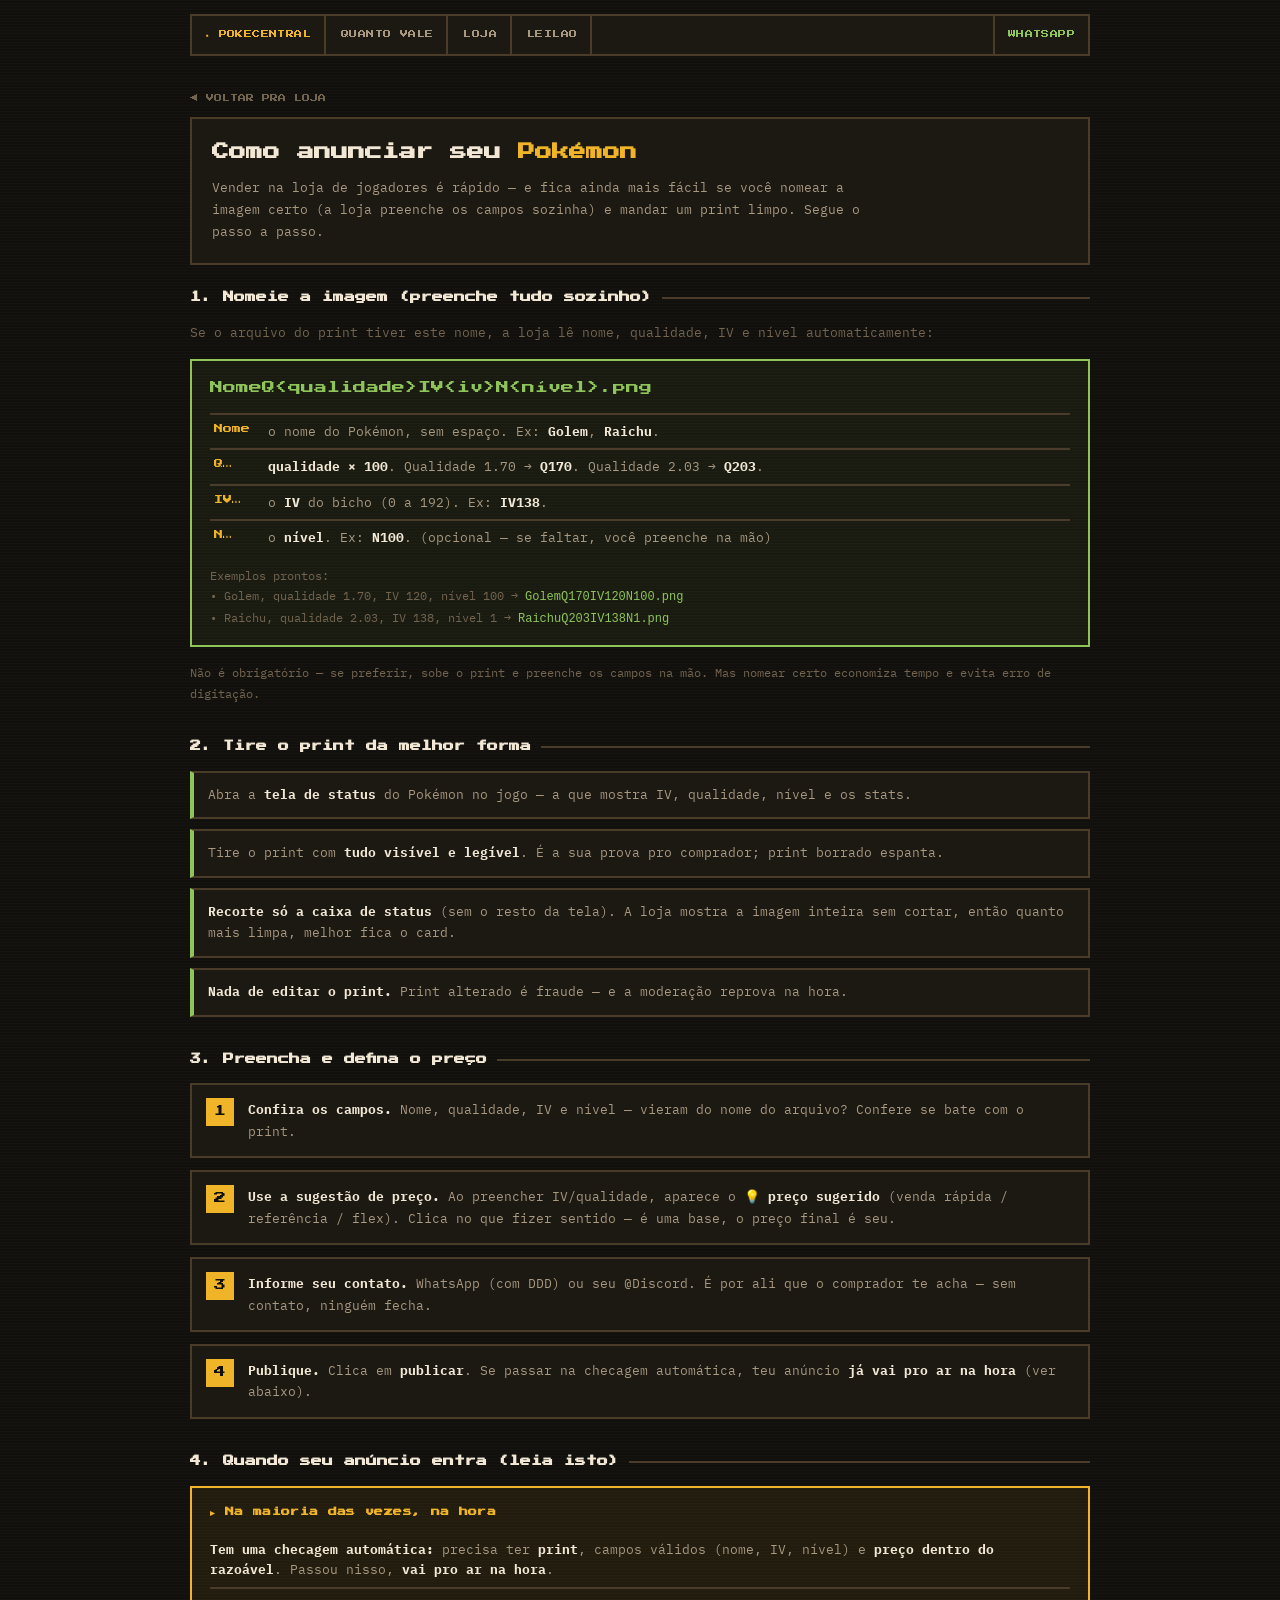
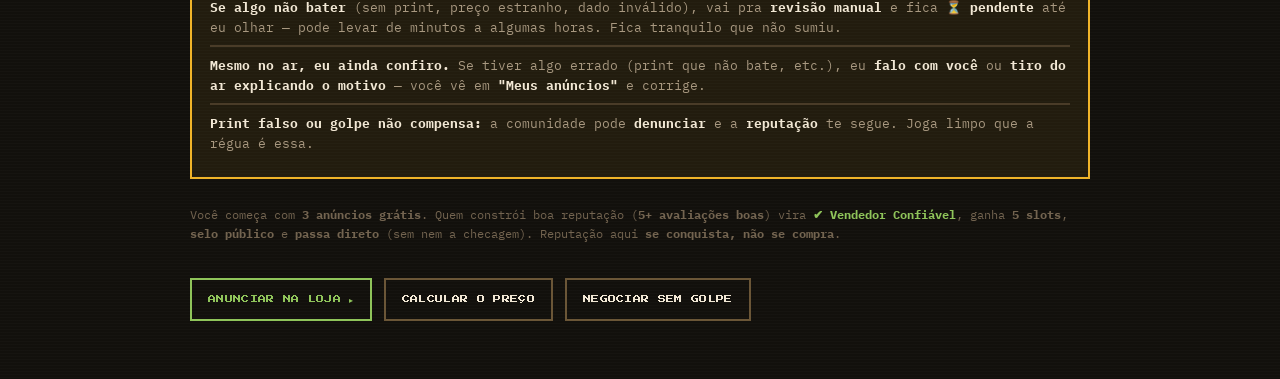
<file: anunciar.html>
<!doctype html>
<html lang="pt-BR">
<head>
<link rel="icon" href="data:image/svg+xml,<svg xmlns='http://www.w3.org/2000/svg' viewBox='0 0 32 32'><circle cx='16' cy='16' r='15' fill='%23fff' stroke='%23111' stroke-width='2'/><path d='M1 16a15 15 0 0 1 30 0z' fill='%23e3350d'/><line x1='1' y1='16' x2='31' y2='16' stroke='%23111' stroke-width='2'/><circle cx='16' cy='16' r='5' fill='%23fff' stroke='%23111' stroke-width='2'/><circle cx='16' cy='16' r='2.2' fill='%23fff' stroke='%23111' stroke-width='1.5'/></svg>">
<meta name="theme-color" content="#f0b429">
<meta charset="UTF-8">
<meta name="viewport" content="width=device-width, initial-scale=1.0">
<title>Como anunciar seu Pokémon — PokeCentral</title>
<meta name="description" content="Passo a passo pra anunciar seu Pokémon na loja de jogadores do PokeCentral: como nomear a imagem, tirar o print, preencher os campos e como funciona a moderação.">
<link rel="preconnect" href="https://fonts.googleapis.com">
<link href="https://fonts.googleapis.com/css2?family=Press+Start+2P&family=IBM+Plex+Mono:wght@400;500;600&display=swap" rel="stylesheet">
<style>
  :root{
    --bg:#12100c; --panel:#1c1812; --panel2:#26201a; --panel3:#332a20;
    --line:#4a3c28; --line2:#6b5637;
    --gold:#f0b429; --green:#8fc45a; --red:#d4593f; --blue:#4a90c2; --purple:#a878c4; --pink:#d9709b;
    --text:#f2e8d5; --muted:#a89880; --faint:#736450;
    --px:'Press Start 2P',monospace; --mono:'IBM Plex Mono',monospace;
  }
  *{box-sizing:border-box;}
  body{
    margin:0;background:var(--bg);
    background-image:repeating-linear-gradient(0deg, rgba(255,255,255,.015) 0 1px, transparent 1px 3px);
    color:var(--text);font-family:var(--mono);font-size:14px;line-height:1.7;padding:0 16px 60px;
  }
  .wrap{max-width:900px;margin:0 auto;}

  .nav{display:flex;gap:2px;flex-wrap:wrap;align-items:stretch;border:2px solid var(--line);background:var(--panel);margin:14px 0 22px;}
  .nav a{font-family:var(--px);font-size:8px;letter-spacing:.05em;color:var(--muted);text-decoration:none;padding:12px 13px;border-right:2px solid var(--line);display:flex;align-items:center;}
  .nav a:last-child{border-right:none;}
  .nav a:hover{background:var(--panel2);color:var(--gold);}
  .nav a.home{color:var(--gold);}
  .nav a.wa{margin-left:auto;color:var(--green);border-right:none;border-left:2px solid var(--line);}
  .nav a.wa:hover{background:var(--green);color:var(--bg);}
  @media(max-width:620px){ .nav a{font-size:7px;padding:10px;} .nav a.wa{margin-left:0;} }

  .back{display:inline-block;font-family:var(--px);font-size:8px;color:var(--faint);text-decoration:none;padding:14px 0 12px;}
  .back:hover{color:var(--gold);}

  header{border:2px solid var(--line);background:var(--panel);padding:20px;margin-bottom:24px;}
  h1{font-family:var(--px);font-size:clamp(13px,2.6vw,17px);margin:0 0 12px;line-height:1.5;}
  h1 span{color:var(--gold);}
  header p{color:var(--muted);font-size:13px;margin:0;max-width:680px;}

  .sec-head{display:flex;align-items:center;gap:10px;margin:0 0 14px;}
  .sec-head h2{font-family:var(--px);font-size:11px;margin:0;}
  .sec-head .rule{flex:1;height:2px;background:var(--line);}
  section{margin-bottom:34px;}

  ol.steps{list-style:none;counter-reset:s;margin:0;padding:0;}
  ol.steps li{
    counter-increment:s;position:relative;border:2px solid var(--line);background:var(--panel);
    padding:14px 16px 14px 56px;margin-bottom:12px;font-size:13px;color:var(--muted);line-height:1.65;
  }
  ol.steps li::before{
    content:counter(s);position:absolute;left:14px;top:13px;
    font-family:var(--px);font-size:12px;color:var(--bg);background:var(--gold);
    width:28px;height:28px;display:flex;align-items:center;justify-content:center;
  }
  ol.steps b{color:var(--text);}

  .filecode{
    border:2px solid var(--green);background:rgba(143,196,90,.06);padding:16px 18px;margin:16px 0;
  }
  .filecode .big{font-family:var(--px);font-size:clamp(9px,2.3vw,13px);color:var(--green);word-break:break-all;line-height:1.7;display:block;margin-bottom:14px;}
  .filecode table{width:100%;border-collapse:collapse;font-size:12.5px;}
  .filecode td{padding:6px 4px;border-top:2px solid var(--line);color:var(--muted);vertical-align:top;}
  .filecode td:first-child{font-family:var(--px);font-size:9px;color:var(--gold);white-space:nowrap;width:1%;padding-right:14px;}
  .filecode b{color:var(--text);}
  .ex{color:var(--faint);font-size:12px;margin-top:12px;line-height:1.7;}
  .ex code{color:var(--green);}

  ul.tips{list-style:none;margin:0;padding:0;}
  ul.tips li{border:2px solid var(--line);border-left:4px solid var(--green);background:var(--panel);padding:12px 14px;margin-bottom:10px;font-size:13px;color:var(--muted);line-height:1.6;}
  ul.tips li b{color:var(--text);}

  .mod{border:2px solid var(--gold);background:rgba(240,180,41,.07);padding:16px 18px;}
  .mod h3{font-family:var(--px);font-size:9px;color:var(--gold);margin:0 0 12px;letter-spacing:.04em;}
  .mod ul{list-style:none;margin:0;padding:0;}
  .mod li{padding:8px 0;border-top:2px solid var(--line);font-size:12.5px;color:var(--muted);line-height:1.6;}
  .mod li:first-child{border-top:none;}
  .mod li b{color:var(--text);}

  .cta{display:flex;gap:12px;flex-wrap:wrap;margin-top:24px;}
  .cta a{font-family:var(--px);font-size:8px;letter-spacing:.04em;text-decoration:none;padding:13px 16px;border:2px solid var(--line2);color:var(--text);}
  .cta a.main{border-color:var(--green);color:var(--green);}
  .cta a.main:hover{background:var(--green);color:var(--bg);}
  .cta a:hover{border-color:var(--gold);color:var(--gold);}

  .foot-note{color:var(--faint);font-size:11.5px;line-height:1.7;margin-top:26px;}
</style>
</head>
<body>
<div class="wrap">

  <nav class="nav">
    <a class="home" href="/">▪ POKECENTRAL</a>
    <a href="/preco">QUANTO VALE</a>
    <a href="/loja">LOJA</a>
    <a href="/leilao">LEILAO</a>
    <a class="wa" href="https://wa.me/5511994309545?text=Ol%C3%A1!%20Vim%20pelo%20PokeCentral." target="_blank" rel="noopener">WHATSAPP</a>
  </nav>

  <a class="back" href="/loja">◀ VOLTAR PRA LOJA</a>

  <header>
    <h1>Como anunciar seu <span>Pokémon</span></h1>
    <p>
      Vender na loja de jogadores é rápido — e fica ainda mais fácil se você nomear a imagem certo (a loja preenche os campos
      sozinha) e mandar um print limpo. Segue o passo a passo.
    </p>
  </header>

  <section>
    <div class="sec-head"><h2>1. Nomeie a imagem (preenche tudo sozinho)</h2><div class="rule"></div></div>
    <p style="color:var(--faint);font-size:12.5px;margin:0 0 4px">Se o arquivo do print tiver este nome, a loja lê nome, qualidade, IV e nível automaticamente:</p>

    <div class="filecode">
      <span class="big">NomeQ&lt;qualidade&gt;IV&lt;iv&gt;N&lt;nível&gt;.png</span>
      <table>
        <tr><td>Nome</td><td>o nome do Pokémon, sem espaço. Ex: <b>Golem</b>, <b>Raichu</b>.</td></tr>
        <tr><td>Q…</td><td><b>qualidade × 100</b>. Qualidade 1.70 → <b>Q170</b>. Qualidade 2.03 → <b>Q203</b>.</td></tr>
        <tr><td>IV…</td><td>o <b>IV</b> do bicho (0 a 192). Ex: <b>IV138</b>.</td></tr>
        <tr><td>N…</td><td>o <b>nível</b>. Ex: <b>N100</b>. (opcional — se faltar, você preenche na mão)</td></tr>
      </table>
      <div class="ex">
        Exemplos prontos:<br>
        • Golem, qualidade 1.70, IV 120, nível 100 → <code>GolemQ170IV120N100.png</code><br>
        • Raichu, qualidade 2.03, IV 138, nível 1 → <code>RaichuQ203IV138N1.png</code>
      </div>
    </div>
    <p style="color:var(--faint);font-size:12px;margin:0">Não é obrigatório — se preferir, sobe o print e preenche os campos na mão. Mas nomear certo economiza tempo e evita erro de digitação.</p>
  </section>

  <section>
    <div class="sec-head"><h2>2. Tire o print da melhor forma</h2><div class="rule"></div></div>
    <ul class="tips">
      <li>Abra a <b>tela de status</b> do Pokémon no jogo — a que mostra IV, qualidade, nível e os stats.</li>
      <li>Tire o print com <b>tudo visível e legível</b>. É a sua prova pro comprador; print borrado espanta.</li>
      <li><b>Recorte só a caixa de status</b> (sem o resto da tela). A loja mostra a imagem inteira sem cortar, então quanto mais limpa, melhor fica o card.</li>
      <li><b>Nada de editar o print.</b> Print alterado é fraude — e a moderação reprova na hora.</li>
    </ul>
  </section>

  <section>
    <div class="sec-head"><h2>3. Preencha e defina o preço</h2><div class="rule"></div></div>
    <ol class="steps">
      <li><b>Confira os campos.</b> Nome, qualidade, IV e nível — vieram do nome do arquivo? Confere se bate com o print.</li>
      <li><b>Use a sugestão de preço.</b> Ao preencher IV/qualidade, aparece o <b>💡 preço sugerido</b> (venda rápida / referência / flex). Clica no que fizer sentido — é uma base, o preço final é seu.</li>
      <li><b>Informe seu contato.</b> WhatsApp (com DDD) ou seu @Discord. É por ali que o comprador te acha — sem contato, ninguém fecha.</li>
      <li><b>Publique.</b> Clica em <b>publicar</b>. Se passar na checagem automática, teu anúncio <b>já vai pro ar na hora</b> (ver abaixo).</li>
    </ol>
  </section>

  <section>
    <div class="sec-head"><h2>4. Quando seu anúncio entra (leia isto)</h2><div class="rule"></div></div>
    <div class="mod">
      <h3>▸ Na maioria das vezes, na hora</h3>
      <ul>
        <li><b>Tem uma checagem automática:</b> precisa ter <b>print</b>, campos válidos (nome, IV, nível) e <b>preço dentro do razoável</b>. Passou nisso, <b>vai pro ar na hora</b>.</li>
        <li><b>Se algo não bater</b> (sem print, preço estranho, dado inválido), vai pra <b>revisão manual</b> e fica <b>⏳ pendente</b> até eu olhar — pode levar de minutos a algumas horas. Fica tranquilo que não sumiu.</li>
        <li><b>Mesmo no ar, eu ainda confiro.</b> Se tiver algo errado (print que não bate, etc.), eu <b>falo com você</b> ou <b>tiro do ar explicando o motivo</b> — você vê em <b>"Meus anúncios"</b> e corrige.</li>
        <li><b>Print falso ou golpe não compensa:</b> a comunidade pode <b>denunciar</b> e a <b>reputação</b> te segue. Joga limpo que a régua é essa.</li>
      </ul>
    </div>
    <p class="foot-note">
      Você começa com <b>3 anúncios grátis</b>. Quem constrói boa reputação (<b>5+ avaliações boas</b>) vira
      <b style="color:var(--green)">✔ Vendedor Confiável</b>, ganha <b>5 slots</b>, <b>selo público</b> e
      <b>passa direto</b> (sem nem a checagem). Reputação aqui <b>se conquista, não se compra</b>.
    </p>
  </section>

  <div class="cta">
    <a class="main" href="/loja">ANUNCIAR NA LOJA ▸</a>
    <a href="/preco">CALCULAR O PREÇO</a>
    <a href="/negociar">NEGOCIAR SEM GOLPE</a>
  </div>

</div>
</body>
</html>
</file>
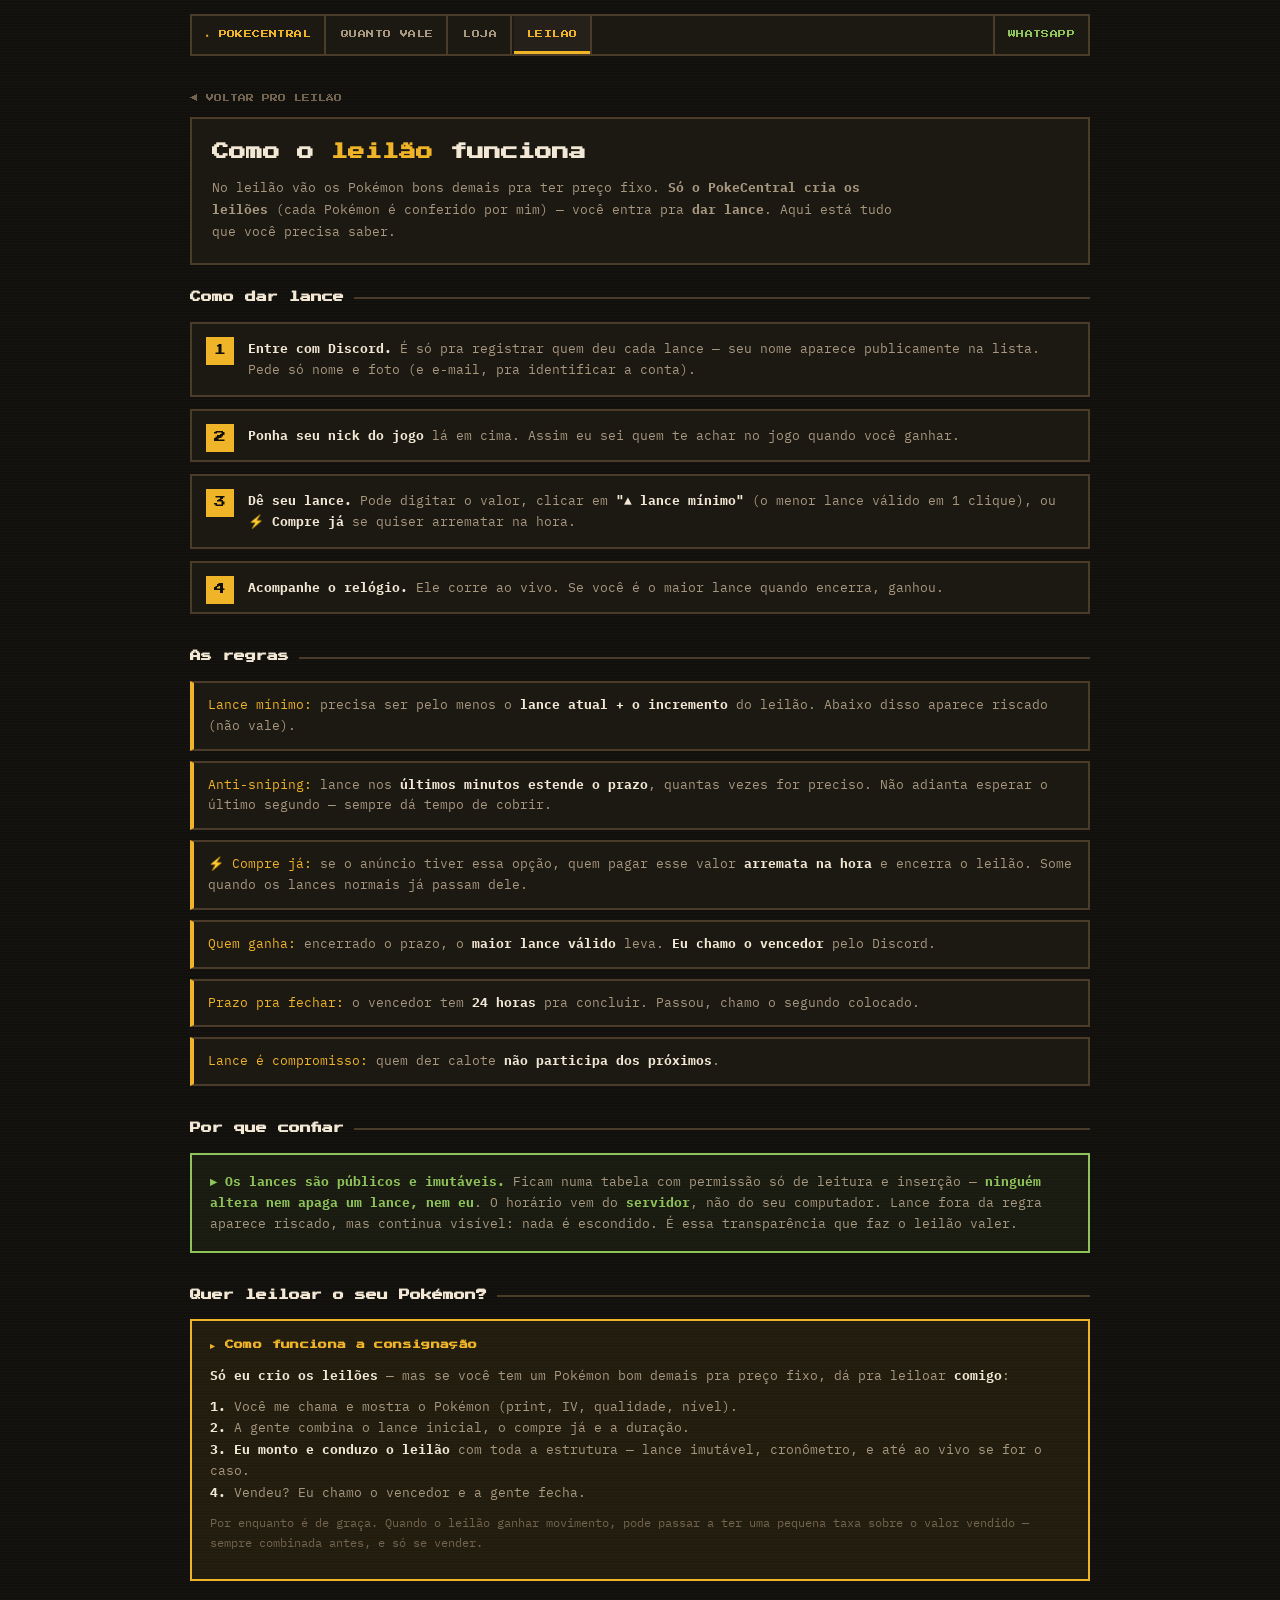
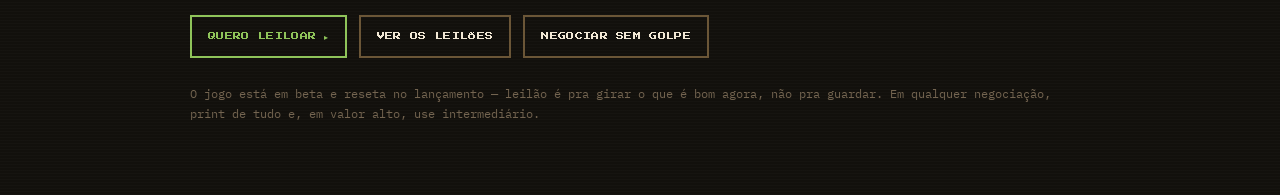
<file: leilao-guia.html>
<!doctype html>
<html lang="pt-BR">
<head>
<link rel="icon" href="data:image/svg+xml,<svg xmlns='http://www.w3.org/2000/svg' viewBox='0 0 32 32'><circle cx='16' cy='16' r='15' fill='%23fff' stroke='%23111' stroke-width='2'/><path d='M1 16a15 15 0 0 1 30 0z' fill='%23e3350d'/><line x1='1' y1='16' x2='31' y2='16' stroke='%23111' stroke-width='2'/><circle cx='16' cy='16' r='5' fill='%23fff' stroke='%23111' stroke-width='2'/><circle cx='16' cy='16' r='2.2' fill='%23fff' stroke='%23111' stroke-width='1.5'/></svg>">
<meta name="theme-color" content="#f0b429">
<meta charset="UTF-8">
<meta name="viewport" content="width=device-width, initial-scale=1.0">
<title>Como o leilão funciona — PokeCentral</title>
<meta name="description" content="Como funciona o leilão de Pokémon do PokeCentral: como dar lance, anti-sniping, compre já, quem ganha, e como leiloar o seu Pokémon.">
<link rel="preconnect" href="https://fonts.googleapis.com">
<link href="https://fonts.googleapis.com/css2?family=Press+Start+2P&family=IBM+Plex+Mono:wght@400;500;600&display=swap" rel="stylesheet">
<style>
  :root{
    --bg:#12100c; --panel:#1c1812; --panel2:#26201a; --panel3:#332a20;
    --line:#4a3c28; --line2:#6b5637;
    --gold:#f0b429; --green:#8fc45a; --red:#d4593f; --blue:#4a90c2; --purple:#a878c4; --pink:#d9709b;
    --text:#f2e8d5; --muted:#a89880; --faint:#736450;
    --px:'Press Start 2P',monospace; --mono:'IBM Plex Mono',monospace;
  }
  *{box-sizing:border-box;}
  body{
    margin:0;background:var(--bg);
    background-image:repeating-linear-gradient(0deg, rgba(255,255,255,.015) 0 1px, transparent 1px 3px);
    color:var(--text);font-family:var(--mono);font-size:14px;line-height:1.7;padding:0 16px 60px;
  }
  .wrap{max-width:900px;margin:0 auto;}

  .nav{display:flex;gap:2px;flex-wrap:wrap;align-items:stretch;border:2px solid var(--line);background:var(--panel);margin:14px 0 22px;}
  .nav a{font-family:var(--px);font-size:8px;letter-spacing:.05em;color:var(--muted);text-decoration:none;padding:12px 13px;border-right:2px solid var(--line);display:flex;align-items:center;}
  .nav a:last-child{border-right:none;}
  .nav a:hover{background:var(--panel2);color:var(--gold);}
  .nav a.home{color:var(--gold);}
  .nav a.on{background:var(--panel2);color:var(--gold);box-shadow:inset 0 -3px 0 var(--gold);}
  .nav a.wa{margin-left:auto;color:var(--green);border-right:none;border-left:2px solid var(--line);}
  .nav a.wa:hover{background:var(--green);color:var(--bg);}
  @media(max-width:620px){ .nav a{font-size:7px;padding:10px;} .nav a.wa{margin-left:0;} }

  .back{display:inline-block;font-family:var(--px);font-size:8px;color:var(--faint);text-decoration:none;padding:14px 0 12px;}
  .back:hover{color:var(--gold);}

  header{border:2px solid var(--line);background:var(--panel);padding:20px;margin-bottom:24px;}
  h1{font-family:var(--px);font-size:clamp(13px,2.6vw,17px);margin:0 0 12px;line-height:1.5;}
  h1 span{color:var(--gold);}
  header p{color:var(--muted);font-size:13px;margin:0;max-width:680px;}

  .sec-head{display:flex;align-items:center;gap:10px;margin:0 0 14px;}
  .sec-head h2{font-family:var(--px);font-size:11px;margin:0;}
  .sec-head .rule{flex:1;height:2px;background:var(--line);}
  section{margin-bottom:34px;}

  ol.steps{list-style:none;counter-reset:s;margin:0;padding:0;}
  ol.steps li{
    counter-increment:s;position:relative;border:2px solid var(--line);background:var(--panel);
    padding:14px 16px 14px 56px;margin-bottom:12px;font-size:13px;color:var(--muted);line-height:1.65;
  }
  ol.steps li::before{
    content:counter(s);position:absolute;left:14px;top:13px;
    font-family:var(--px);font-size:12px;color:var(--bg);background:var(--gold);
    width:28px;height:28px;display:flex;align-items:center;justify-content:center;
  }
  ol.steps b{color:var(--text);}

  ul.regras{list-style:none;margin:0;padding:0;}
  ul.regras li{border:2px solid var(--line);border-left:4px solid var(--gold);background:var(--panel);padding:12px 14px;margin-bottom:10px;font-size:13px;color:var(--muted);line-height:1.6;}
  ul.regras li b{color:var(--text);}
  ul.regras .k{color:var(--gold);}

  .trust{border:2px solid var(--green);background:rgba(143,196,90,.06);padding:16px 18px;font-size:12.5px;color:var(--muted);line-height:1.7;}
  .trust b{color:var(--green);}

  .leilar{border:2px solid var(--gold);background:rgba(240,180,41,.07);padding:16px 18px;}
  .leilar h3{font-family:var(--px);font-size:9px;color:var(--gold);margin:0 0 12px;letter-spacing:.04em;}
  .leilar p{margin:0 0 10px;color:var(--muted);font-size:13px;line-height:1.65;}
  .leilar b{color:var(--text);}

  .cta{display:flex;gap:12px;flex-wrap:wrap;margin-top:24px;}
  .cta a{font-family:var(--px);font-size:8px;letter-spacing:.04em;text-decoration:none;padding:13px 16px;border:2px solid var(--line2);color:var(--text);}
  .cta a.main{border-color:var(--green);color:var(--green);}
  .cta a.main:hover{background:var(--green);color:var(--bg);}
  .cta a:hover{border-color:var(--gold);color:var(--gold);}

  .foot-note{color:var(--faint);font-size:11.5px;line-height:1.7;margin-top:26px;}
</style>
</head>
<body>
<div class="wrap">

  <nav class="nav">
    <a class="home" href="/">▪ POKECENTRAL</a>
    <a href="/preco">QUANTO VALE</a>
    <a href="/loja">LOJA</a>
    <a class="on" href="/leilao">LEILAO</a>
    <a class="wa" href="https://wa.me/5511994309545?text=Ol%C3%A1!%20Vim%20pelo%20PokeCentral." target="_blank" rel="noopener">WHATSAPP</a>
  </nav>

  <a class="back" href="/leilao">◀ VOLTAR PRO LEILÃO</a>

  <header>
    <h1>Como o <span>leilão</span> funciona</h1>
    <p>
      No leilão vão os Pokémon bons demais pra ter preço fixo. <b>Só o PokeCentral cria os leilões</b> (cada Pokémon é conferido por mim) —
      você entra pra <b>dar lance</b>. Aqui está tudo que você precisa saber.
    </p>
  </header>

  <section>
    <div class="sec-head"><h2>Como dar lance</h2><div class="rule"></div></div>
    <ol class="steps">
      <li><b>Entre com Discord.</b> É só pra registrar quem deu cada lance — seu nome aparece publicamente na lista. Pede só nome e foto (e e-mail, pra identificar a conta).</li>
      <li><b>Ponha seu nick do jogo</b> lá em cima. Assim eu sei quem te achar no jogo quando você ganhar.</li>
      <li><b>Dê seu lance.</b> Pode digitar o valor, clicar em <b>"▲ lance mínimo"</b> (o menor lance válido em 1 clique), ou <b>⚡ Compre já</b> se quiser arrematar na hora.</li>
      <li><b>Acompanhe o relógio.</b> Ele corre ao vivo. Se você é o maior lance quando encerra, ganhou.</li>
    </ol>
  </section>

  <section>
    <div class="sec-head"><h2>As regras</h2><div class="rule"></div></div>
    <ul class="regras">
      <li><span class="k">Lance mínimo:</span> precisa ser pelo menos o <b>lance atual + o incremento</b> do leilão. Abaixo disso aparece riscado (não vale).</li>
      <li><span class="k">Anti-sniping:</span> lance nos <b>últimos minutos estende o prazo</b>, quantas vezes for preciso. Não adianta esperar o último segundo — sempre dá tempo de cobrir.</li>
      <li><span class="k">⚡ Compre já:</span> se o anúncio tiver essa opção, quem pagar esse valor <b>arremata na hora</b> e encerra o leilão. Some quando os lances normais já passam dele.</li>
      <li><span class="k">Quem ganha:</span> encerrado o prazo, o <b>maior lance válido</b> leva. <b>Eu chamo o vencedor</b> pelo Discord.</li>
      <li><span class="k">Prazo pra fechar:</span> o vencedor tem <b>24 horas</b> pra concluir. Passou, chamo o segundo colocado.</li>
      <li><span class="k">Lance é compromisso:</span> quem der calote <b>não participa dos próximos</b>.</li>
    </ul>
  </section>

  <section>
    <div class="sec-head"><h2>Por que confiar</h2><div class="rule"></div></div>
    <div class="trust">
      <b>▸ Os lances são públicos e imutáveis.</b> Ficam numa tabela com permissão só de leitura e inserção — <b>ninguém altera nem apaga um lance, nem eu</b>.
      O horário vem do <b>servidor</b>, não do seu computador. Lance fora da regra aparece riscado, mas continua visível: nada é escondido.
      É essa transparência que faz o leilão valer.
    </div>
  </section>

  <section>
    <div class="sec-head"><h2>Quer leiloar o seu Pokémon?</h2><div class="rule"></div></div>
    <div class="leilar">
      <h3>▸ Como funciona a consignação</h3>
      <p><b>Só eu crio os leilões</b> — mas se você tem um Pokémon bom demais pra preço fixo, dá pra leiloar <b>comigo</b>:</p>
      <p><b>1.</b> Você me chama e mostra o Pokémon (print, IV, qualidade, nível).<br>
         <b>2.</b> A gente combina o lance inicial, o compre já e a duração.<br>
         <b>3.</b> <b>Eu monto e conduzo o leilão</b> com toda a estrutura — lance imutável, cronômetro, e até ao vivo se for o caso.<br>
         <b>4.</b> Vendeu? Eu chamo o vencedor e a gente fecha.</p>
      <p style="color:var(--faint);font-size:12px">Por enquanto é de graça. Quando o leilão ganhar movimento, pode passar a ter uma pequena taxa sobre o valor vendido — sempre combinada antes, e só se vender.</p>
    </div>
  </section>

  <div class="cta">
    <a class="main" href="https://wa.me/5511994309545?text=Ol%C3%A1!%20Quero%20leiloar%20um%20Pok%C3%A9mon%20no%20PokeCentral." target="_blank" rel="noopener">QUERO LEILOAR ▸</a>
    <a href="/leilao">VER OS LEILÕES</a>
    <a href="/negociar">NEGOCIAR SEM GOLPE</a>
  </div>

  <p class="foot-note">
    O jogo está em beta e reseta no lançamento — leilão é pra girar o que é bom agora, não pra guardar. Em qualquer negociação, print de tudo e, em valor alto, use intermediário.
  </p>

</div>
</body>
</html>
</file>
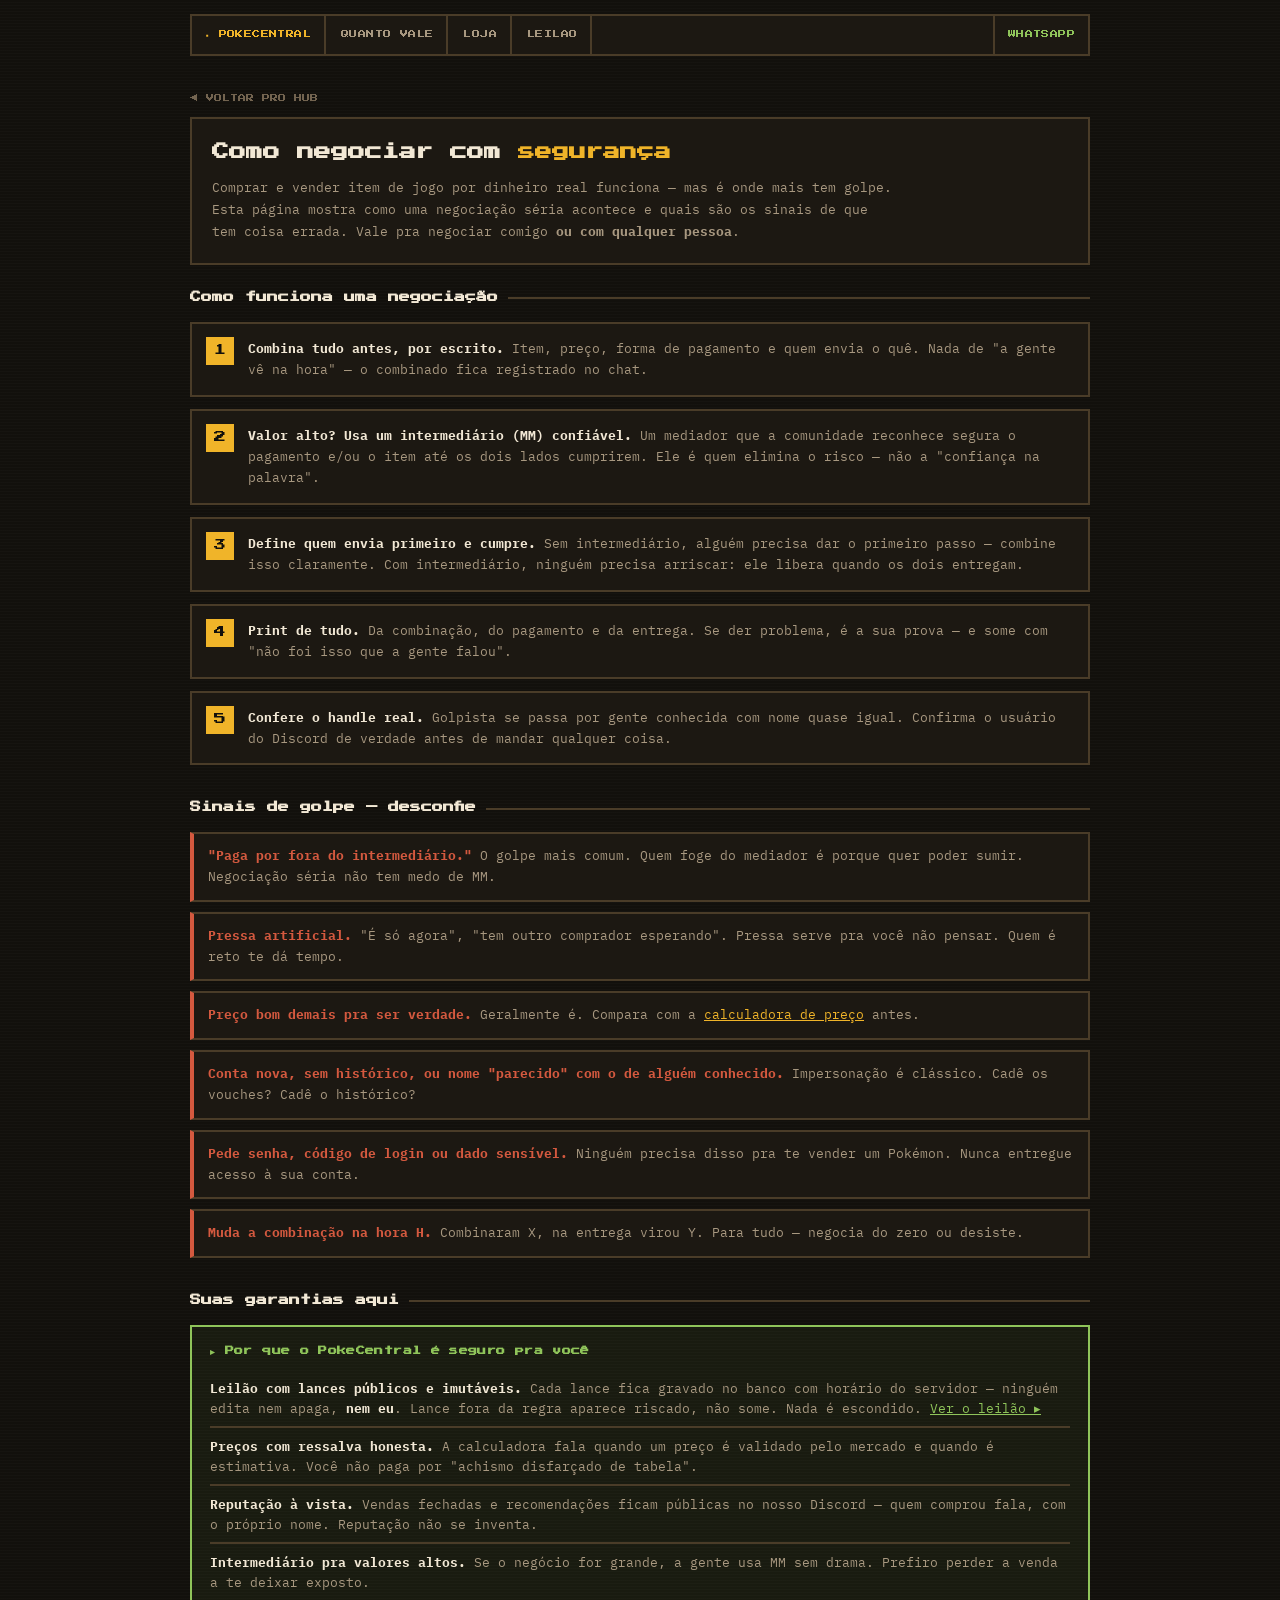
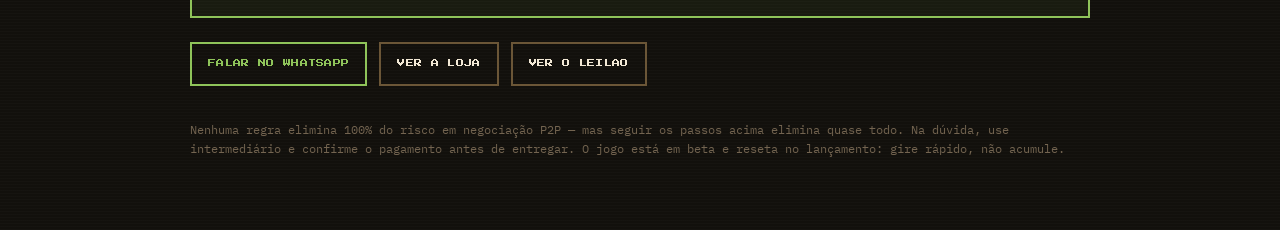
<file: negociar.html>
<!doctype html>
<html lang="pt-BR">
<head>
<link rel="icon" href="data:image/svg+xml,<svg xmlns='http://www.w3.org/2000/svg' viewBox='0 0 32 32'><circle cx='16' cy='16' r='15' fill='%23fff' stroke='%23111' stroke-width='2'/><path d='M1 16a15 15 0 0 1 30 0z' fill='%23e3350d'/><line x1='1' y1='16' x2='31' y2='16' stroke='%23111' stroke-width='2'/><circle cx='16' cy='16' r='5' fill='%23fff' stroke='%23111' stroke-width='2'/><circle cx='16' cy='16' r='2.2' fill='%23fff' stroke='%23111' stroke-width='1.5'/></svg>">
<meta name="theme-color" content="#f0b429">
<meta charset="UTF-8">
<meta name="viewport" content="width=device-width, initial-scale=1.0">
<title>Como negociar com segurança — PokeCentral</title>
<meta name="description" content="Como comprar e vender Pokémon do Poke Idle World sem tomar golpe: o passo a passo de uma negociação segura e os sinais de golpe pra desconfiar.">
<link rel="preconnect" href="https://fonts.googleapis.com">
<link href="https://fonts.googleapis.com/css2?family=Press+Start+2P&family=IBM+Plex+Mono:wght@400;500;600&display=swap" rel="stylesheet">
<style>
  :root{
    --bg:#12100c; --panel:#1c1812; --panel2:#26201a; --panel3:#332a20;
    --line:#4a3c28; --line2:#6b5637;
    --gold:#f0b429; --green:#8fc45a; --red:#d4593f; --blue:#4a90c2; --purple:#a878c4;
    --text:#f2e8d5; --muted:#a89880; --faint:#736450;
    --px:'Press Start 2P',monospace; --mono:'IBM Plex Mono',monospace;
  }
  *{box-sizing:border-box;}
  body{
    margin:0;background:var(--bg);
    background-image:repeating-linear-gradient(0deg, rgba(255,255,255,.015) 0 1px, transparent 1px 3px);
    color:var(--text);font-family:var(--mono);font-size:14px;line-height:1.7;padding:0 16px 60px;
  }
  .wrap{max-width:900px;margin:0 auto;}

  .nav{
    display:flex;gap:2px;flex-wrap:wrap;align-items:stretch;
    border:2px solid var(--line);background:var(--panel);margin:14px 0 22px;
  }
  .nav a{
    font-family:var(--px);font-size:8px;letter-spacing:.05em;
    color:var(--muted);text-decoration:none;padding:12px 13px;
    border-right:2px solid var(--line);display:flex;align-items:center;
  }
  .nav a:last-child{border-right:none;}
  .nav a:hover{background:var(--panel2);color:var(--gold);}
  .nav a.on{background:var(--panel2);color:var(--gold);box-shadow:inset 0 -3px 0 var(--gold);}
  .nav a.home{color:var(--gold);}
  .nav a.wa{margin-left:auto;color:var(--green);border-right:none;border-left:2px solid var(--line);}
  .nav a.wa:hover{background:var(--green);color:var(--bg);}
  @media(max-width:620px){ .nav a{font-size:7px;padding:10px;} .nav a.wa{margin-left:0;} }

  .back{display:inline-block;font-family:var(--px);font-size:8px;color:var(--faint);text-decoration:none;padding:14px 0 12px;}
  .back:hover{color:var(--gold);}

  header{border:2px solid var(--line);background:var(--panel);padding:20px;margin-bottom:24px;}
  h1{font-family:var(--px);font-size:clamp(13px,2.6vw,17px);margin:0 0 12px;line-height:1.5;}
  h1 span{color:var(--gold);}
  header p{color:var(--muted);font-size:13px;margin:0;max-width:680px;}

  .sec-head{display:flex;align-items:center;gap:10px;margin:0 0 14px;}
  .sec-head h2{font-family:var(--px);font-size:11px;margin:0;}
  .sec-head .rule{flex:1;height:2px;background:var(--line);}
  section{margin-bottom:34px;}

  ol.steps{list-style:none;counter-reset:s;margin:0;padding:0;}
  ol.steps li{
    counter-increment:s;position:relative;border:2px solid var(--line);background:var(--panel);
    padding:14px 16px 14px 56px;margin-bottom:12px;font-size:13px;color:var(--muted);line-height:1.65;
  }
  ol.steps li::before{
    content:counter(s);position:absolute;left:14px;top:13px;
    font-family:var(--px);font-size:12px;color:var(--bg);background:var(--gold);
    width:28px;height:28px;display:flex;align-items:center;justify-content:center;
  }
  ol.steps b{color:var(--text);}

  ul.flags{list-style:none;margin:0;padding:0;}
  ul.flags li{
    border:2px solid var(--line);border-left:4px solid var(--red);background:var(--panel);
    padding:12px 14px;margin-bottom:10px;font-size:13px;color:var(--muted);line-height:1.6;
  }
  ul.flags li b{color:var(--red);}

  .guard{border:2px solid var(--green);background:rgba(143,196,90,.06);padding:16px 18px;}
  .guard h3{font-family:var(--px);font-size:9px;color:var(--green);margin:0 0 12px;letter-spacing:.04em;}
  .guard ul{list-style:none;margin:0;padding:0;}
  .guard li{padding:8px 0;border-top:2px solid var(--line);font-size:12.5px;color:var(--muted);line-height:1.6;}
  .guard li:first-child{border-top:none;}
  .guard li b{color:var(--text);}
  .guard a{color:var(--green);}

  .cta{
    display:flex;gap:12px;flex-wrap:wrap;margin-top:24px;
  }
  .cta a{
    font-family:var(--px);font-size:8px;letter-spacing:.04em;text-decoration:none;padding:13px 16px;
    border:2px solid var(--line2);color:var(--text);
  }
  .cta a:hover{border-color:var(--gold);color:var(--gold);}
  .cta a.wa{border-color:var(--green);color:var(--green);}
  .cta a.wa:hover{background:var(--green);color:var(--bg);}

  .foot-note{color:var(--faint);font-size:11.5px;line-height:1.7;margin-top:26px;}
</style>
</head>
<body>
<div class="wrap">

  <nav class="nav">
    <a class="home" href="/">▪ POKECENTRAL</a>
    <a href="/preco">QUANTO VALE</a>
    <a href="/loja">LOJA</a>
    <a href="/leilao">LEILAO</a>
    <a class="wa" href="https://wa.me/5511994309545?text=Ol%C3%A1!%20Vim%20pelo%20PokeCentral." target="_blank" rel="noopener">WHATSAPP</a>
  </nav>

  <a class="back" href="/">◀ VOLTAR PRO HUB</a>

  <header>
    <h1>Como negociar com <span>segurança</span></h1>
    <p>
      Comprar e vender item de jogo por dinheiro real funciona — mas é onde mais tem golpe. Esta página mostra
      como uma negociação séria acontece e quais são os sinais de que tem coisa errada. Vale pra negociar comigo
      <b>ou com qualquer pessoa</b>.
    </p>
  </header>

  <section>
    <div class="sec-head"><h2>Como funciona uma negociação</h2><div class="rule"></div></div>
    <ol class="steps">
      <li><b>Combina tudo antes, por escrito.</b> Item, preço, forma de pagamento e quem envia o quê. Nada de "a gente vê na hora" — o combinado fica registrado no chat.</li>
      <li><b>Valor alto? Usa um intermediário (MM) confiável.</b> Um mediador que a comunidade reconhece segura o pagamento e/ou o item até os dois lados cumprirem. Ele é quem elimina o risco — não a "confiança na palavra".</li>
      <li><b>Define quem envia primeiro e cumpre.</b> Sem intermediário, alguém precisa dar o primeiro passo — combine isso claramente. Com intermediário, ninguém precisa arriscar: ele libera quando os dois entregam.</li>
      <li><b>Print de tudo.</b> Da combinação, do pagamento e da entrega. Se der problema, é a sua prova — e some com "não foi isso que a gente falou".</li>
      <li><b>Confere o handle real.</b> Golpista se passa por gente conhecida com nome quase igual. Confirma o usuário do Discord de verdade antes de mandar qualquer coisa.</li>
    </ol>
  </section>

  <section>
    <div class="sec-head"><h2>Sinais de golpe — desconfie</h2><div class="rule"></div></div>
    <ul class="flags">
      <li><b>"Paga por fora do intermediário."</b> O golpe mais comum. Quem foge do mediador é porque quer poder sumir. Negociação séria não tem medo de MM.</li>
      <li><b>Pressa artificial.</b> "É só agora", "tem outro comprador esperando". Pressa serve pra você não pensar. Quem é reto te dá tempo.</li>
      <li><b>Preço bom demais pra ser verdade.</b> Geralmente é. Compara com a <a href="/preco" style="color:var(--gold)">calculadora de preço</a> antes.</li>
      <li><b>Conta nova, sem histórico, ou nome "parecido" com o de alguém conhecido.</b> Impersonação é clássico. Cadê os vouches? Cadê o histórico?</li>
      <li><b>Pede senha, código de login ou dado sensível.</b> Ninguém precisa disso pra te vender um Pokémon. Nunca entregue acesso à sua conta.</li>
      <li><b>Muda a combinação na hora H.</b> Combinaram X, na entrega virou Y. Para tudo — negocia do zero ou desiste.</li>
    </ul>
  </section>

  <section>
    <div class="sec-head"><h2>Suas garantias aqui</h2><div class="rule"></div></div>
    <div class="guard">
      <h3>▸ Por que o PokeCentral é seguro pra você</h3>
      <ul>
        <li><b>Leilão com lances públicos e imutáveis.</b> Cada lance fica gravado no banco com horário do servidor — ninguém edita nem apaga, <b>nem eu</b>. Lance fora da regra aparece riscado, não some. Nada é escondido. <a href="/leilao">Ver o leilão ▸</a></li>
        <li><b>Preços com ressalva honesta.</b> A calculadora fala quando um preço é validado pelo mercado e quando é estimativa. Você não paga por "achismo disfarçado de tabela".</li>
        <li><b>Reputação à vista.</b> Vendas fechadas e recomendações ficam públicas no nosso Discord — quem comprou fala, com o próprio nome. Reputação não se inventa.</li>
        <li><b>Intermediário pra valores altos.</b> Se o negócio for grande, a gente usa MM sem drama. Prefiro perder a venda a te deixar exposto.</li>
      </ul>
    </div>

    <div class="cta">
      <a class="wa" href="https://wa.me/5511994309545?text=Ol%C3%A1!%20Quero%20negociar%20com%20seguran%C3%A7a%20pelo%20PokeCentral." target="_blank" rel="noopener">FALAR NO WHATSAPP</a>
      <a href="/loja">VER A LOJA</a>
      <a href="/leilao">VER O LEILAO</a>
    </div>
  </section>

  <p class="foot-note">
    Nenhuma regra elimina 100% do risco em negociação P2P — mas seguir os passos acima elimina quase todo. Na dúvida, use intermediário
    e confirme o pagamento antes de entregar. O jogo está em beta e reseta no lançamento: gire rápido, não acumule.
  </p>

</div>
</body>
</html>
</file>
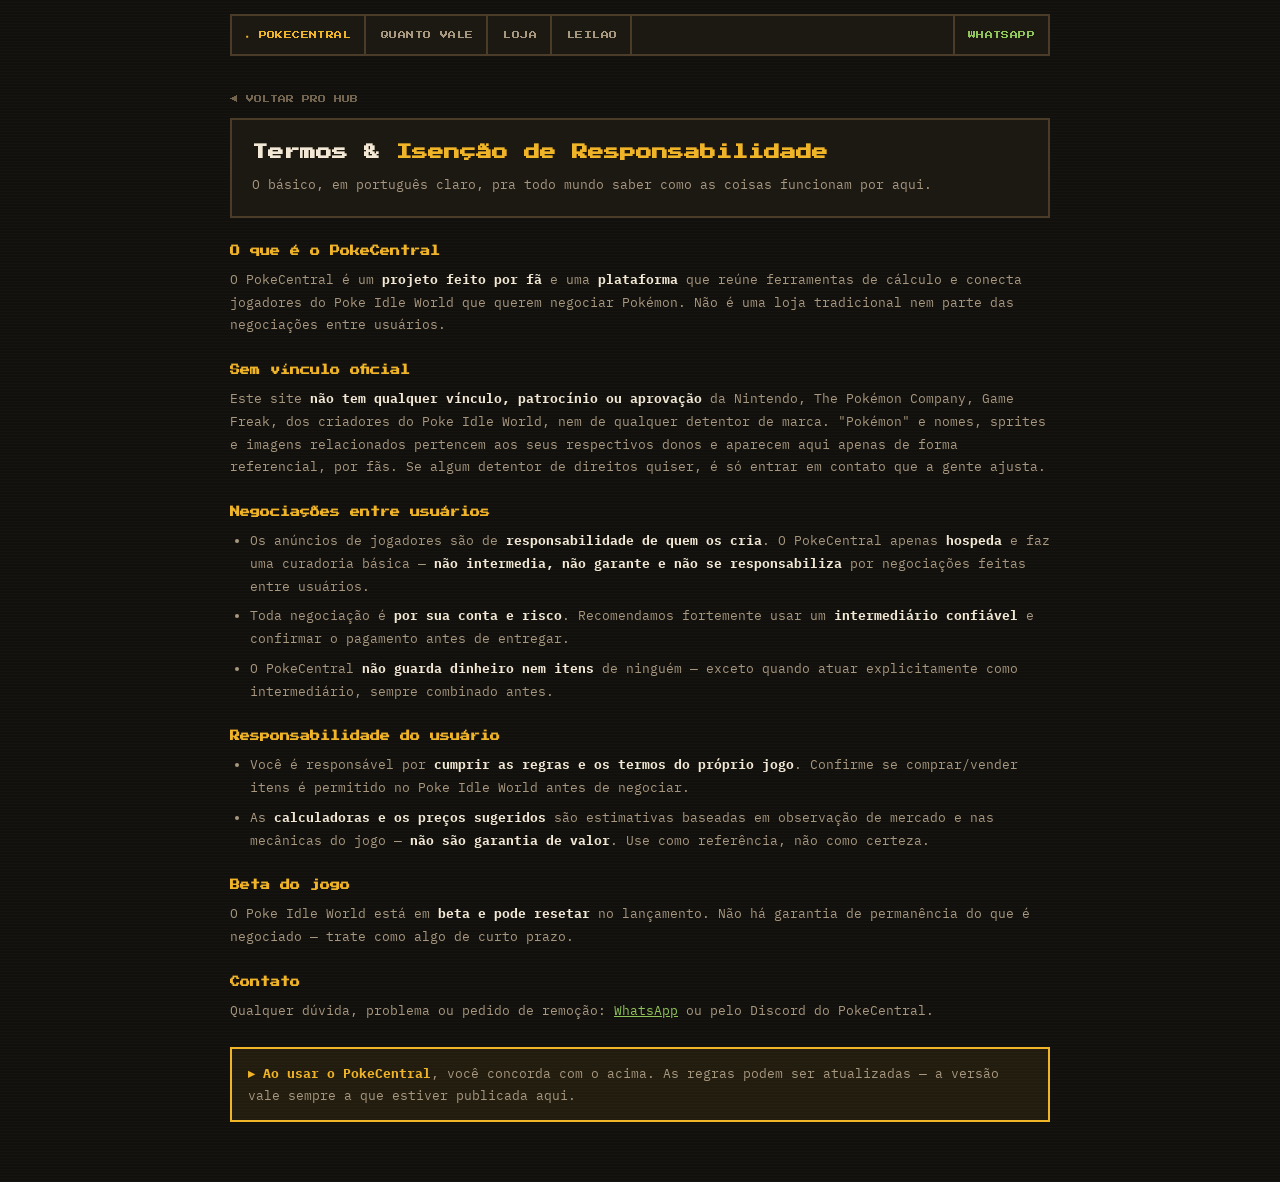
<file: termos.html>
<!doctype html>
<html lang="pt-BR">
<head>
<link rel="icon" href="data:image/svg+xml,<svg xmlns='http://www.w3.org/2000/svg' viewBox='0 0 32 32'><circle cx='16' cy='16' r='15' fill='%23fff' stroke='%23111' stroke-width='2'/><path d='M1 16a15 15 0 0 1 30 0z' fill='%23e3350d'/><line x1='1' y1='16' x2='31' y2='16' stroke='%23111' stroke-width='2'/><circle cx='16' cy='16' r='5' fill='%23fff' stroke='%23111' stroke-width='2'/><circle cx='16' cy='16' r='2.2' fill='%23fff' stroke='%23111' stroke-width='1.5'/></svg>">
<meta name="theme-color" content="#f0b429">
<meta charset="UTF-8">
<meta name="viewport" content="width=device-width, initial-scale=1.0">
<title>Termos & Isenção — PokeCentral</title>
<meta name="description" content="Termos de uso e isenção de responsabilidade do PokeCentral: projeto de fã, plataforma que conecta jogadores, sem vínculo oficial.">
<link rel="preconnect" href="https://fonts.googleapis.com">
<link href="https://fonts.googleapis.com/css2?family=Press+Start+2P&family=IBM+Plex+Mono:wght@400;500;600&display=swap" rel="stylesheet">
<style>
  :root{
    --bg:#12100c; --panel:#1c1812; --panel2:#26201a;
    --line:#4a3c28; --line2:#6b5637;
    --gold:#f0b429; --green:#8fc45a; --red:#d4593f;
    --text:#f2e8d5; --muted:#a89880; --faint:#736450;
    --px:'Press Start 2P',monospace; --mono:'IBM Plex Mono',monospace;
  }
  *{box-sizing:border-box;}
  body{
    margin:0;background:var(--bg);
    background-image:repeating-linear-gradient(0deg, rgba(255,255,255,.015) 0 1px, transparent 1px 3px);
    color:var(--text);font-family:var(--mono);font-size:14px;line-height:1.75;padding:0 16px 60px;
  }
  .wrap{max-width:820px;margin:0 auto;}
  .nav{display:flex;gap:2px;flex-wrap:wrap;align-items:stretch;border:2px solid var(--line);background:var(--panel);margin:14px 0 22px;}
  .nav a{font-family:var(--px);font-size:8px;letter-spacing:.05em;color:var(--muted);text-decoration:none;padding:12px 13px;border-right:2px solid var(--line);display:flex;align-items:center;}
  .nav a:last-child{border-right:none;}
  .nav a:hover{background:var(--panel2);color:var(--gold);}
  .nav a.home{color:var(--gold);}
  .nav a.wa{margin-left:auto;color:var(--green);border-right:none;border-left:2px solid var(--line);}
  @media(max-width:620px){ .nav a{font-size:7px;padding:10px;} .nav a.wa{margin-left:0;} }

  .back{display:inline-block;font-family:var(--px);font-size:8px;color:var(--faint);text-decoration:none;padding:14px 0 12px;}
  .back:hover{color:var(--gold);}

  header{border:2px solid var(--line);background:var(--panel);padding:20px;margin-bottom:22px;}
  h1{font-family:var(--px);font-size:clamp(13px,2.6vw,16px);margin:0 0 10px;line-height:1.5;}
  h1 span{color:var(--gold);}
  header p{color:var(--muted);font-size:12.5px;margin:0;}

  h2{font-family:var(--px);font-size:10px;color:var(--gold);margin:26px 0 10px;line-height:1.5;}
  p{color:var(--muted);font-size:13px;margin:0 0 12px;}
  b{color:var(--text);}
  ul{color:var(--muted);font-size:13px;margin:0 0 12px;padding-left:20px;}
  li{margin-bottom:7px;}
  a.link{color:var(--green);}
  .aceite{border:2px solid var(--gold);background:rgba(240,180,41,.07);padding:14px 16px;margin-top:24px;font-size:12.5px;color:var(--muted);}
  .aceite b{color:var(--gold);}
</style>
</head>
<body>
<div class="wrap">

  <nav class="nav">
    <a class="home" href="/">▪ POKECENTRAL</a>
    <a href="/preco">QUANTO VALE</a>
    <a href="/loja">LOJA</a>
    <a href="/leilao">LEILAO</a>
    <a class="wa" href="https://wa.me/5511994309545?text=Ol%C3%A1!%20Vim%20pelo%20PokeCentral." target="_blank" rel="noopener">WHATSAPP</a>
  </nav>

  <a class="back" href="/">◀ VOLTAR PRO HUB</a>

  <header>
    <h1>Termos &amp; <span>Isenção de Responsabilidade</span></h1>
    <p>O básico, em português claro, pra todo mundo saber como as coisas funcionam por aqui.</p>
  </header>

  <h2>O que é o PokeCentral</h2>
  <p>
    O PokeCentral é um <b>projeto feito por fã</b> e uma <b>plataforma</b> que reúne ferramentas de cálculo e conecta jogadores
    do Poke Idle World que querem negociar Pokémon. Não é uma loja tradicional nem parte das negociações entre usuários.
  </p>

  <h2>Sem vínculo oficial</h2>
  <p>
    Este site <b>não tem qualquer vínculo, patrocínio ou aprovação</b> da Nintendo, The Pokémon Company, Game Freak,
    dos criadores do Poke Idle World, nem de qualquer detentor de marca. "Pokémon" e nomes, sprites e imagens relacionados
    pertencem aos seus respectivos donos e aparecem aqui apenas de forma referencial, por fãs. Se algum detentor de direitos
    quiser, é só entrar em contato que a gente ajusta.
  </p>

  <h2>Negociações entre usuários</h2>
  <ul>
    <li>Os anúncios de jogadores são de <b>responsabilidade de quem os cria</b>. O PokeCentral apenas <b>hospeda</b> e faz uma curadoria básica — <b>não intermedia, não garante e não se responsabiliza</b> por negociações feitas entre usuários.</li>
    <li>Toda negociação é <b>por sua conta e risco</b>. Recomendamos fortemente usar um <b>intermediário confiável</b> e confirmar o pagamento antes de entregar.</li>
    <li>O PokeCentral <b>não guarda dinheiro nem itens</b> de ninguém — exceto quando atuar explicitamente como intermediário, sempre combinado antes.</li>
  </ul>

  <h2>Responsabilidade do usuário</h2>
  <ul>
    <li>Você é responsável por <b>cumprir as regras e os termos do próprio jogo</b>. Confirme se comprar/vender itens é permitido no Poke Idle World antes de negociar.</li>
    <li>As <b>calculadoras e os preços sugeridos</b> são estimativas baseadas em observação de mercado e nas mecânicas do jogo — <b>não são garantia de valor</b>. Use como referência, não como certeza.</li>
  </ul>

  <h2>Beta do jogo</h2>
  <p>
    O Poke Idle World está em <b>beta e pode resetar</b> no lançamento. Não há garantia de permanência do que é negociado —
    trate como algo de curto prazo.
  </p>

  <h2>Contato</h2>
  <p>
    Qualquer dúvida, problema ou pedido de remoção:
    <a class="link" href="https://wa.me/5511994309545?text=Ol%C3%A1!%20Vim%20pelo%20PokeCentral." target="_blank" rel="noopener">WhatsApp</a>
    ou pelo Discord do PokeCentral.
  </p>

  <div class="aceite">
    <b>▸ Ao usar o PokeCentral</b>, você concorda com o acima. As regras podem ser atualizadas — a versão vale sempre a que estiver publicada aqui.
  </div>

</div>
</body>
</html>
</file>
